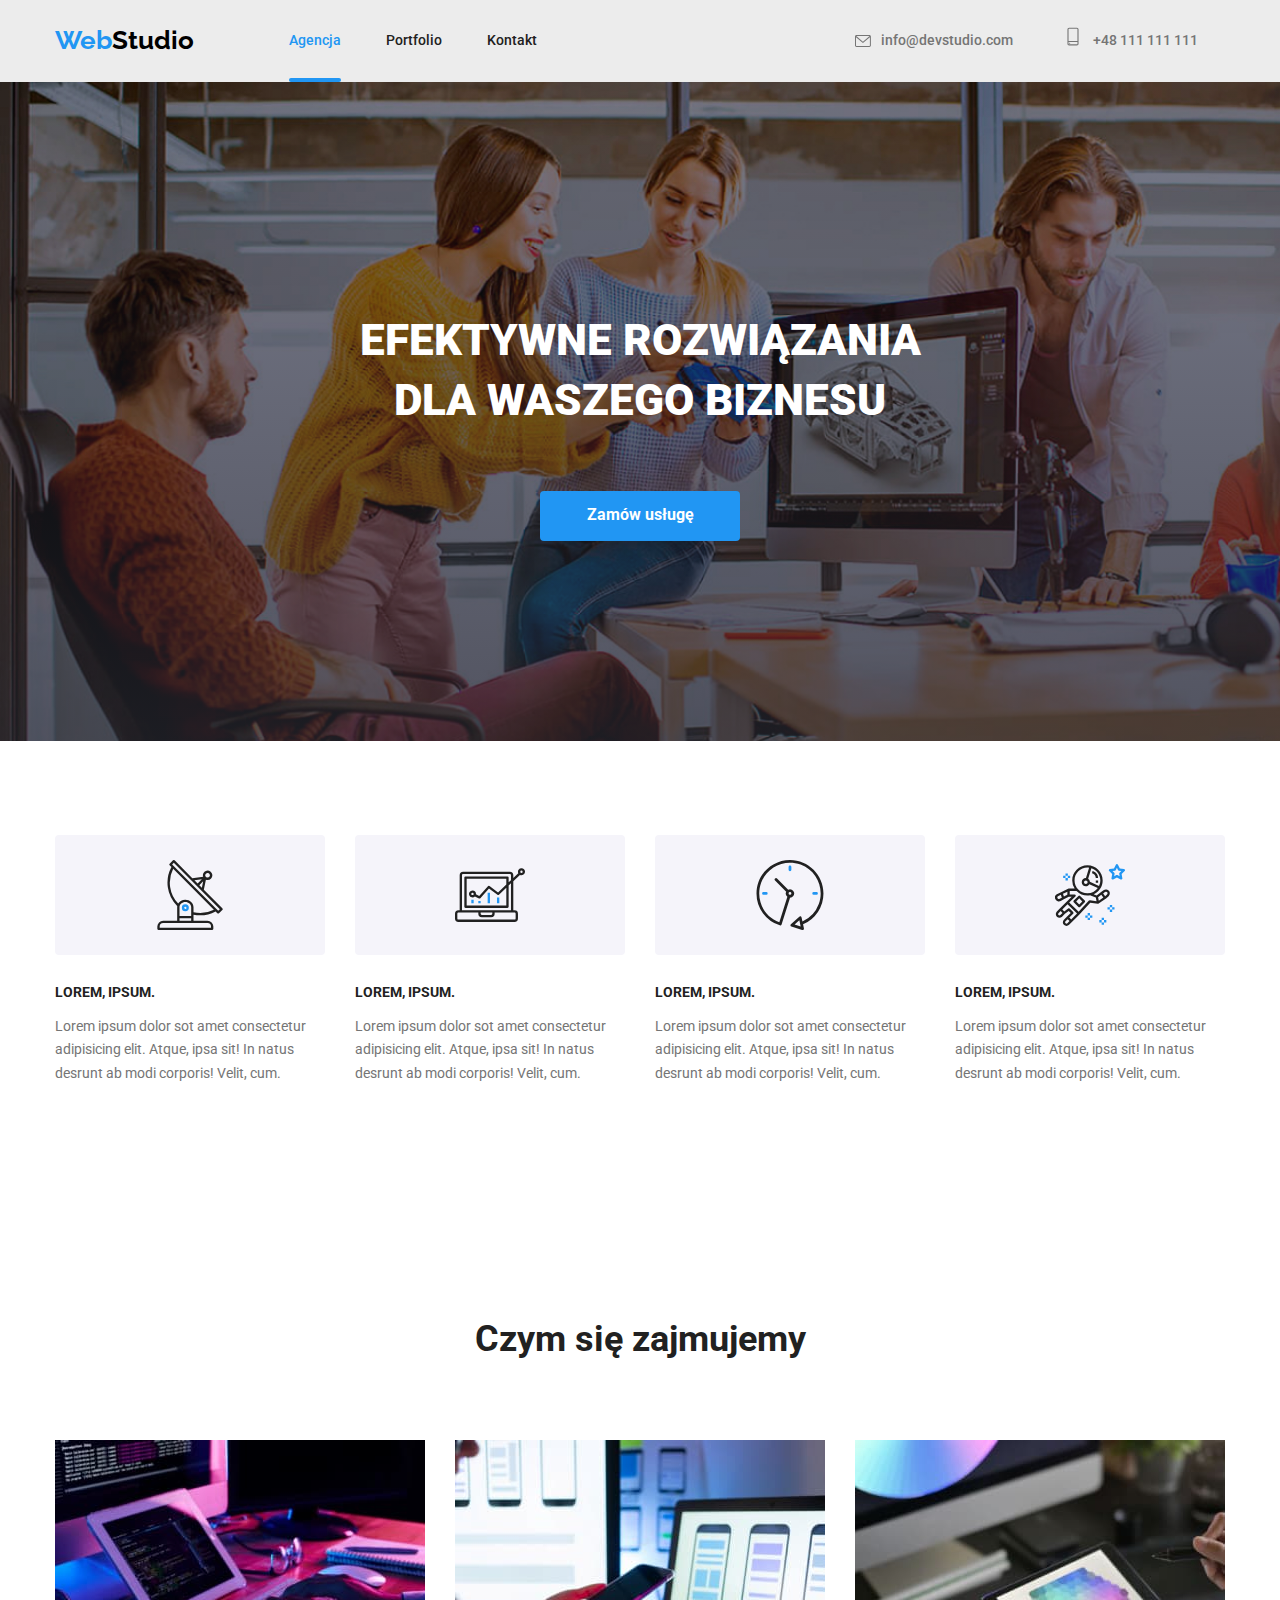
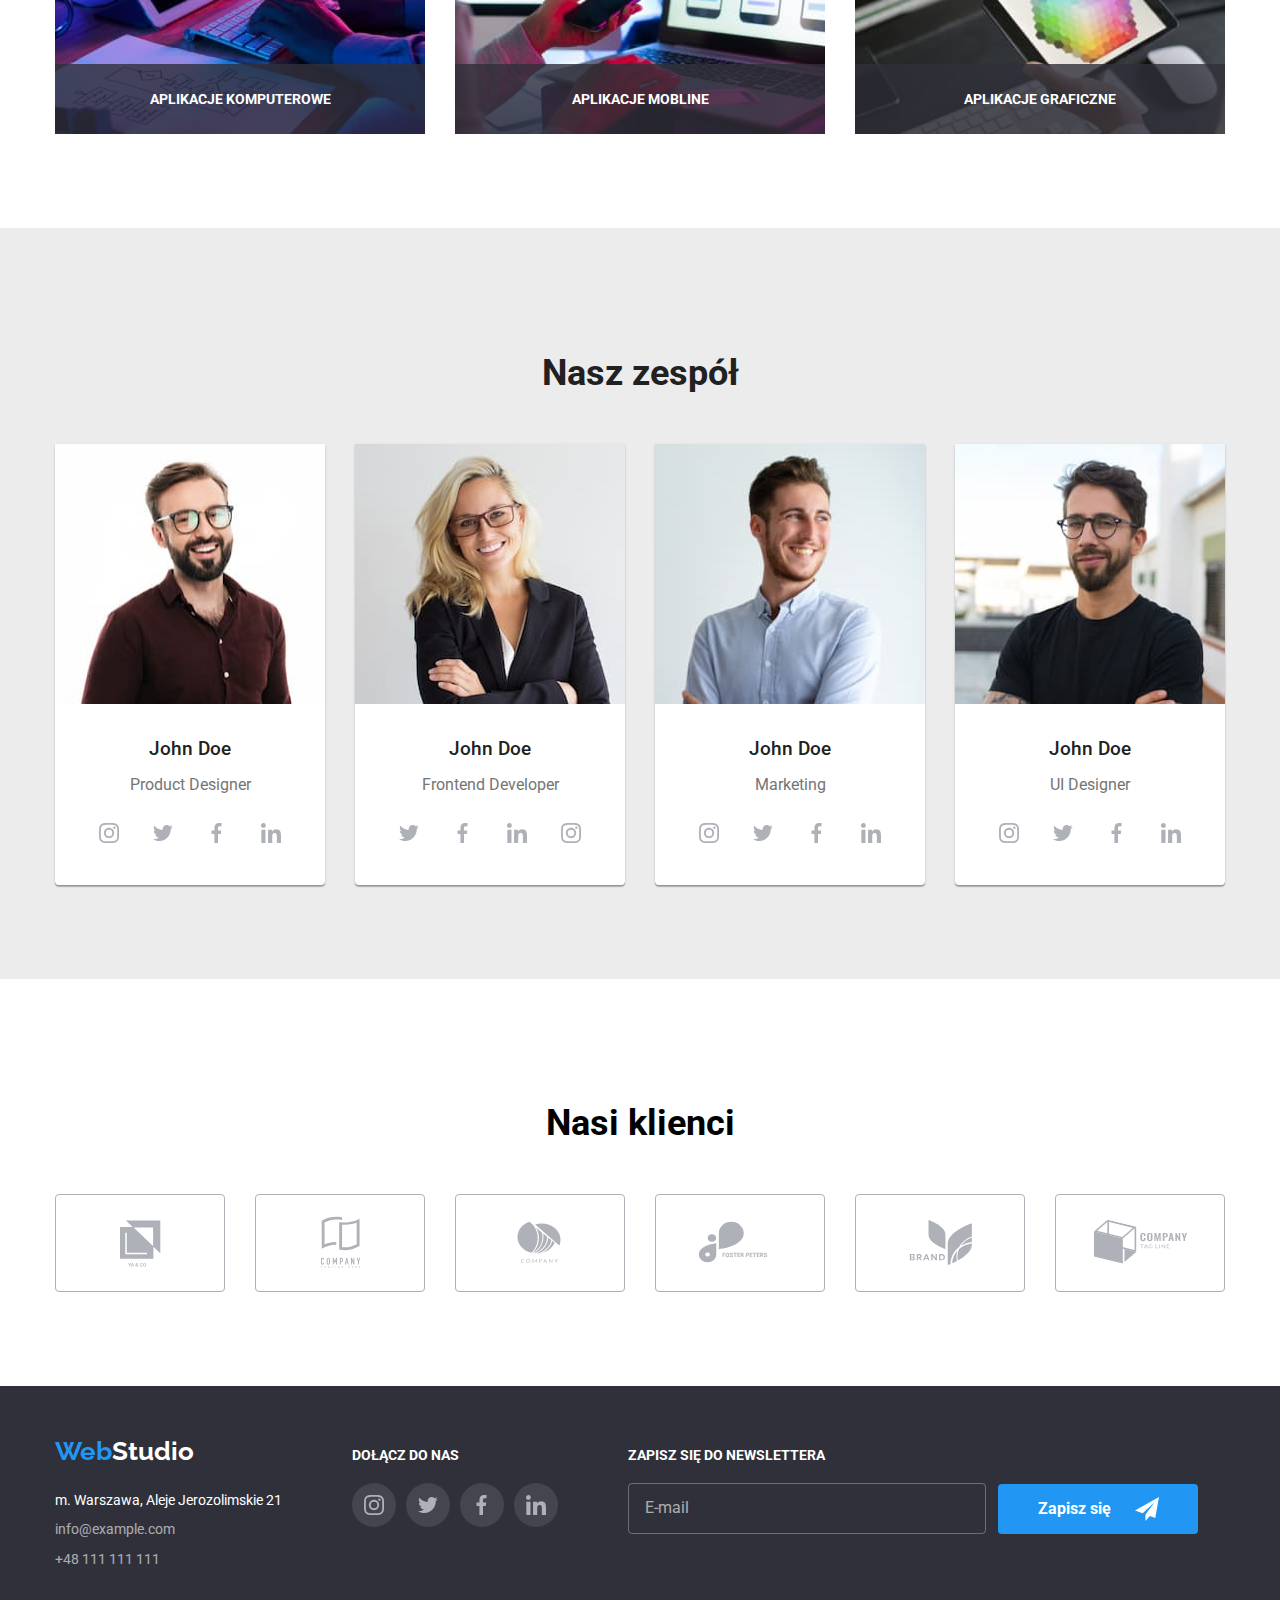
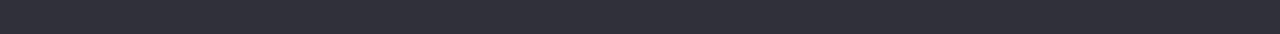
<file: index.html>
<!DOCTYPE html>
<html lang="pl">
  <head>
    <meta charset="UTF-8" />
    <meta http-equiv="X-UA-Compatible" content="IE=edge" />
    <meta name="viewport" content="width=device-width, initial-scale=1.0" />
    <link rel="preconnect" href="https://fonts.googleapis.com" />
    <link rel="preconnect" href="https://fonts.gstatic.com" crossorigin />
    <link
      rel="stylesheet"
      href="https://cdnjs.cloudflare.com/ajax/libs/modern-normalize/1.0.0/modern-normalize.min.css"
    />
    <link rel="stylesheet" href="./css/main.min.css" />
    <link
      href="https://fonts.googleapis.com/css2?family=Raleway:wght@700&family=Roboto:wght@400;500;700;900&display=swap"
      rel="stylesheet"
    />
    <title>Studio</title>
  </head>
  <body>
    <header class="header">
      <div class="container">
        <div class="header__items">
          <a href="index.html" class="logo"
            ><span class="logo--blue">Web</span>Studio</a
          >
          <nav class="navigation">
            <ul class="list navigation__list">
              <li>
                <a href="./index.html" class="navigation__link navigation__link--active">Agencja</a>
              </li>
              <li>
                <a href="./portfolio.html" class="navigation__link">Portfolio</a>
              </li>
              <li>
                <a href="./kontakt.html" class="navigation__link">Kontakt</a>
              </li>
            </ul>
          </nav>
          <ul class="list contact-list">
            <li>
              <a
                href="mailto:info@devstudio.com"
                class="contact-list__link"
              >
                <svg class="contact-list__icon" width="16" height="12">
                  <use href="./images/sprite.svg#icon-envelope"></use>
                </svg>
                info@devstudio.com</a
              >
            </li>
            <li>
              <a href="tel:+48111111111" class="contact-list__link">
                <svg class="contact-list__icon" width="20" height="32">
                  <use href="./images/sprite.svg#icon-smartphone"></use>
                </svg>
                +48 111 111 111</a
              >
            </li>
          </ul>
        </div>
      </div>
    </header>
    <main>
      <section class="intro section">
        <div class="intro__items container">
          <h1 class="intro__header">
            Efektywne rozwiązania <br />
            dla Waszego biznesu
          </h1>
          <button type="button" class="button" data-modal-open>Zamów usługę</button>
          <div class="backdrop is-hidden" data-modal>
            <div class="modal__content">
              <button type="button" class="modal__x-button" data-modal-close>
<svg width="11" height="11"><use href="./images/sprite.svg#icon-Vector"></use></svg>
              </button>
                <h2 class="modal__header">
                  Zostaw swoje dane w formularzu poniżej
                </h2>
                <form class="modal__form" name="modal-form">
                  <label class="form__label">
                    Imię
                  <fieldset class="form__fieldset">
                    <svg class="form__icon" width="18" height="18">
                      <use href="./images/sprite.svg#icon-person-black-18dp-1"></use>
                    </svg>
                    <input class="form__input" type="text" name="name" minlength="2" maxlength="50">
                  </fieldset>
                  </label>
                  <label class="form__label">
                    Telefon
                    <fieldset class="form__fieldset">
                    <svg class="form__icon" width="18" height="18">
                      <use href="./images/sprite.svg#icon-phone-black-18dp-1"></use>
                    </svg>
                    <input class="form__input" type="tel" name="phone" pattern="[0-9]{3}-[0-9]{3}-[0-9]{3}"
                    title="Format numeru 123-456-789">
                  </fieldset>
                  </label>
                  <label class="form__label">
                    E-mail
                    <fieldset class="form__fieldset">
                    <svg class="form__icon" width="18" height="18">
                      <use href="./images/sprite.svg#icon-email-black-18dp-1"></use>
                    </svg> 
                    <input class="form__input" type="email" name="mail">
                  </fieldset>
                  </label>
                  <label class="form__label form__comment-field">
                    Komentarz
                    <textarea class="form__textarea" name="comment" rows="5" maxlength="500" placeholder="Wprowadź tekst"></textarea>
                  </label>
                 <fieldset class="form__checkbox-fieldset">
                  <label>
                  <svg class="form__checkbox-icon" width="16" height="15">
                    <use href="./images/sprite.svg#icon-icon-check"></use>
                  </svg>
                  <input class="form__checkbox" type="checkbox" name="agreements">
                  Oświadczam iż akceptuję <a href="#" class="form__link">Regulamin</a> i <a href="#" class="form__link">Politykę prywatności</a>.
                </label>
                 </fieldset>
                  <button type="submit" class="button">Wyślij</button>
                </form>
            </div>
          </div>
        </div>
      </section>
      <section class="lorem-section section">
        <div class="container">
          <ul class="list lorem-section__list">
            <li class="lorem-section__item">
              <div class="lorem-section__icon">
                <svg width="70" height="70">
                  <use href="./images/sprite.svg#icon-antenna"></use>
                </svg>
              </div>
              <h3 class="lorem-section__title">Lorem, ipsum.</h3>
              <p class="lorem-section__text">
                Lorem ipsum dolor sot amet consectetur adipisicing elit. Atque,
                ipsa sit! In natus desrunt ab modi corporis! Velit, cum.
              </p>
            </li>
            <li class="lorem-section__item">
              <div class="lorem-section__icon">
                <svg width="70" height="70">
                  <use href="./images/sprite.svg#icon-diagram"></use>
                </svg>
              </div>
              <h3 class="lorem-section__title">Lorem, ipsum.</h3>
              <p class="lorem-section__text">
                Lorem ipsum dolor sot amet consectetur adipisicing elit. Atque,
                ipsa sit! In natus desrunt ab modi corporis! Velit, cum.
              </p>
            </li>
            <li class="lorem-section__item">
              <div class="lorem-section__icon">
                <svg width="70" height="70">
                  <use href="./images/sprite.svg#icon-clock"></use>
                </svg>
              </div>
              <h3 class="lorem-section__title">Lorem, ipsum.</h3>
              <p class="lorem-section__text">
                Lorem ipsum dolor sot amet consectetur adipisicing elit. Atque,
                ipsa sit! In natus desrunt ab modi corporis! Velit, cum.
              </p>
            </li>
            <li class="lorem-section__item">
              <div class="lorem-section__icon">
                <svg width="70" height="70">
                  <use href="./images/sprite.svg#icon-astronaut"></use>
                </svg>
              </div>
              <h3 class="lorem-section__title">Lorem, ipsum.</h3>
              <p class="lorem-section__text">
                Lorem ipsum dolor sot amet consectetur adipisicing elit. Atque,
                ipsa sit! In natus desrunt ab modi corporis! Velit, cum.
              </p>
            </li>
          </ul>
        </div>
      </section>
      <section class="skills-section section">
        <div class="container">
          <h2 class="skills-section__header">Czym się zajmujemy</h2>
          <ul class="list skills-section__list">
            <li class="skills-section__item">
              <img class="skills-section__img"
                src="./images/ourskills1.jpg"
                alt="Pisanie kodu"
                width="370"
                height="294"
              />
              <div class="skills-section__description">
                <p>
                  Aplikacje komputerowe
                </p>
              </div>
            </li>
            <li class="skills-section__item">
              <img class="skills-section__img"
                src="./images/ourskills2.jpg"
                alt="Makieta aplikacji"
                width="370"
                height="294"
              />
              <div class="skills-section__description">
                <p>
                  Aplikacje mobline
                </p>
              </div>
            </li>
            <li class="skills-section__item">
              <img class="skills-section__img"
                src="./images/ourskills3.jpg"
                alt="Dopasowanie diazjnu"
                width="370"
                height="294"
              />
              <div class="skills-section__description">
                <p>
                  Aplikacje graficzne
                </p>
              </div>
            </li>
          </ul>
        </div>
      </section>
      <section class="team section">
        <div class="container">
          <h2 class="team__header">Nasz zespół</h2>
          <ul class="list team__list">
            <li class="team-card">
              <figure class="team-card__picture">
                <img
                  src="./images/person1.jpg"
                  alt="That's our Product Designer"
                  width="270"
                  height="260"
                />
                <figcaption class="team-card__description">
                  <h3 class="team-card__name">John Doe</h3>
                  <p class="team-card__text">Product Designer</p>
                  <ul class="list team-card__socialmedia-list">
                    <li>
                      <a class="socialmedia__link" href="#">
                        <svg class="socialmedia__icon" width="20" height="20">
                          <use href="./images/sprite.svg#icon-instagram"></use>
                        </svg>
                      </a>
                    </li>
                    <li>
                      <a class="socialmedia__link" href="#">
                        <svg class="socialmedia__icon" width="20" height="20">
                          <use href="./images/sprite.svg#icon-twitter"></use>
                        </svg>
                      </a>
                    </li>
                    <li>
                      <a class="socialmedia__link" href="#">
                        <svg class="socialmedia__icon" width="20" height="20">
                          <use href="./images/sprite.svg#icon-facebook"></use>
                        </svg>
                      </a>
                    </li>
                    <li>
                      <a class="socialmedia__link" href="#">
                        <svg class="socialmedia__icon" width="20" height="20">
                          <use href="./images/sprite.svg#icon-linkedin"></use>
                        </svg>
                      </a>
                    </li>
                  </ul>
                </figcaption>
              </figure>
            </li>
            <li class="team-card">
              <figure class="team-card__picture">
                <img
                src="./images/person4.jpg"
                alt="That's our Frontend Developer"
                width="270"
                height="260"
                />
                <figcaption class="team-card__description">
                  <h3 class="team-card__name">John Doe</h3>
                  <p class="team-card__text">Frontend Developer</p>
                  <ul class="list team-card__socialmedia-list">
                    <li>
                      <a class="socialmedia__link" href="#">
                        <svg class="socialmedia__icon" width="20" height="20">
                          <use href="./images/sprite.svg#icon-twitter"></use>
                        </svg>
                      </a>
                    </li>
                    <li>
                      <a class="socialmedia__link" href="#">
                        <svg class="socialmedia__icon" width="20" height="20">
                          <use href="./images/sprite.svg#icon-facebook"></use>
                        </svg>
                      </a>
                    </li>
                    <li>
                      <a class="socialmedia__link" href="#">
                        <svg class="socialmedia__icon" width="20" height="20">
                          <use href="./images/sprite.svg#icon-linkedin"></use>
                        </svg>
                      </a>
                    </li>
                    <li>
                      <a class="socialmedia__link" href="#">
                        <svg class="socialmedia__icon" width="20" height="20">
                          <use href="./images/sprite.svg#icon-instagram"></use>
                        </svg>
                      </a>
                    </li>
                  </figcaption>
                </figure>
              </li>
              <li class="team-card">
              <figure class="team-card__picture">
                <img
                  src="./images/person2.jpg"
                  alt="That's our Marketing specialist"
                  width="270"
                  height="260"
                />
                <figcaption class="team-card__description">
                  <h3 class="team-card__name">John Doe</h3>
                  <p class="team-card__text">Marketing</p>
                  <ul class="list team-card__socialmedia-list">
                    <li>
                      <a class="socialmedia__link" href="#">
                        <svg class="socialmedia__icon" width="20" height="20">
                          <use href="./images/sprite.svg#icon-instagram"></use>
                        </svg>
                      </a>
                    </li>
                    <li>
                      <a class="socialmedia__link" href="#">
                        <svg class="socialmedia__icon" width="20" height="20">
                          <use href="./images/sprite.svg#icon-twitter"></use>
                        </svg>
                      </a>
                    </li>
                    <li>
                      <a class="socialmedia__link" href="#">
                        <svg class="socialmedia__icon" width="20" height="20">
                          <use href="./images/sprite.svg#icon-facebook"></use>
                        </svg>
                      </a>
                    </li>
                    <li>
                      <a class="socialmedia__link" href="#">
                        <svg class="socialmedia__icon" width="20" height="20">
                          <use href="./images/sprite.svg#icon-linkedin"></use>
                        </svg>
                      </a>
                    </li>
                  </ul>
                </figcaption>
              </figure>
            </li>
            <li class="team-card">
              <figure class="team-card__picture">
                <img
                src="./images/person3.jpg"
                alt="That's our Product Designer"
                width="270"
                height="260"
                />
                <figcaption class="team-card__description">
                  <h3 class="team-card__name">John Doe</h3>
                  <p class="team-card__text">UI Designer</p>
                  <ul class="list team-card__socialmedia-list">
                    <li>
                      <a class="socialmedia__link" href="#">
                        <svg class="socialmedia__icon" width="20" height="20">
                          <use href="./images/sprite.svg#icon-instagram"></use>
                        </svg>
                      </a>
                    </li>
                    <li>
                      <a class="socialmedia__link" href="#">
                        <svg class="socialmedia__icon" width="20" height="20">
                          <use href="./images/sprite.svg#icon-twitter"></use>
                        </svg>
                      </a>
                    </li>
                    <li>
                       <a class="socialmedia__link" href="#">
                        <svg class="socialmedia__icon" width="20" height="20">
                          <use href="./images/sprite.svg#icon-facebook"></use>
                        </svg>
                      </a>
                    </li>
                    <li>
                      <a class="socialmedia__link" href="#">
                        <svg class="socialmedia__icon" width="20" height="20">
                          <use href="./images/sprite.svg#icon-linkedin"></use>
                        </svg>
                      </a>
                    </li>
                  </ul>
                 </figcaption>
              </figure>
            </li>
          </ul>
        </div>
      </section>
      <section class="ourclients section">
        <div class="container">
          <h2 class="ourclients__header">Nasi klienci</h2>
          <ul class="list ourclients__list">
            <li>
                <a class="ourclients__link" href="#">
              <svg class="ourclients__logo" width="106" height="60">
                <use href="./images/sprite.svg#icon-logo1"></use>
              </svg>
            </a>
            </li>
            <li>
              <a class="ourclients__link" href="#">
                <svg class="ourclients__logo" width="106" height="60">
                  <use href="./images/sprite.svg#icon-logo2"></use>
                </svg>
              </a>            
            </li>
            <li>
              <a class="ourclients__link" href="#">
                <svg class="ourclients__logo" width="106" height="60">
                  <use href="./images/sprite.svg#icon-logo3"></use>
                </svg>
              </a>
            </li>
            <li>
              <a class="ourclients__link" href="#">
                <svg class="ourclients__logo" width="106" height="60">
                  <use href="./images/sprite.svg#icon-logo4"></use>
                </svg>
              </a>
            </li>
            <li>
              <a class="ourclients__link" href="#">
                <svg class="ourclients__logo" width="106" height="60">
                  <use href="./images/sprite.svg#icon-logo5"></use>
                </svg>
              </a>
            </li>
            <li>
              <a class="ourclients__link" href="#">
                <svg class="ourclients__logo" width="106" height="60">
                  <use href="./images/sprite.svg#icon-logo6"></use>
                </svg>
              </a>
            </li>
          </ul>
        </div>
      </section>
    </main>
    <footer class="footer">
      <div class="container footer__items">
      <div>
          <a href="index.html" class="logo logo--footer"
            ><span class="logo--blue">Web</span>Studio</a
          >
          <ul class="list contact-list--footer">
            <li>
              <address class="contact-list__address">
                m. Warszawa, Aleje Jerozolimskie 21
              </address>
            </li>
            <li>
              <a href="mailto:info@example.com" class="contact-list__link--footer"
                >info@example.com</a
              >
            </li>
            <li>
              <a href="tel:+48111111111" class="contact-list__link--footer"
                >+48 111 111 111</a
              >
            </li>
          </ul>
        </div>
        <div>
          <h2 class="footer__socialmedia-header">Dołącz do nas</h2>
          <ul class="list footer__socialmedia">
            <li>
              <a class="socialmedia__link socialmedia__link--footer" href="#">
                <svg class="socialmedia__icon" width="20" height="20">
                  <use href="./images/sprite.svg#icon-instagram"></use>
                </svg>
              </a>
            </li>
            <li>
              <a class="socialmedia__link socialmedia__link--footer" href="#">
                <svg class="socialmedia__icon" width="20" height="20">
                  <use href="./images/sprite.svg#icon-twitter"></use>
                </svg>
                </a>
            </li>
            <li>
              <a class="socialmedia__link socialmedia__link--footer" href="#">
                <svg class="socialmedia__icon" width="20" height="20">
                  <use href="./images/sprite.svg#icon-facebook"></use>
                </svg>
              </a>
            </li>
            <li>
              <a class="socialmedia__link socialmedia__link--footer" href="#">
                <svg class="socialmedia__icon" width="20" height="20">
                  <use href="./images/sprite.svg#icon-linkedin"></use>
                </svg>
              </a>
            </li>
          </ul>
        </div>
        <div>
          <form class="newsletter">
            <label>
            <h2 class="newsletter__label">Zapisz się do newslettera</h2>
          <input class="newsletter__input" type="email" name="newsletter-mail" placeholder="E-mail" required>
        </label>
          <button class="button newsletter__button" type="submit">Zapisz się
            <svg class="newsletter__send-icon" width="24" height="24">
              <use href="./images/sprite.svg#icon-newsletter__send-icon"></use>
            </svg>
          </button>
        </form>
        </div>
      </div>
    </footer>
    <script src="./js/modal.js"></script>
  </body>
</html>
</file>
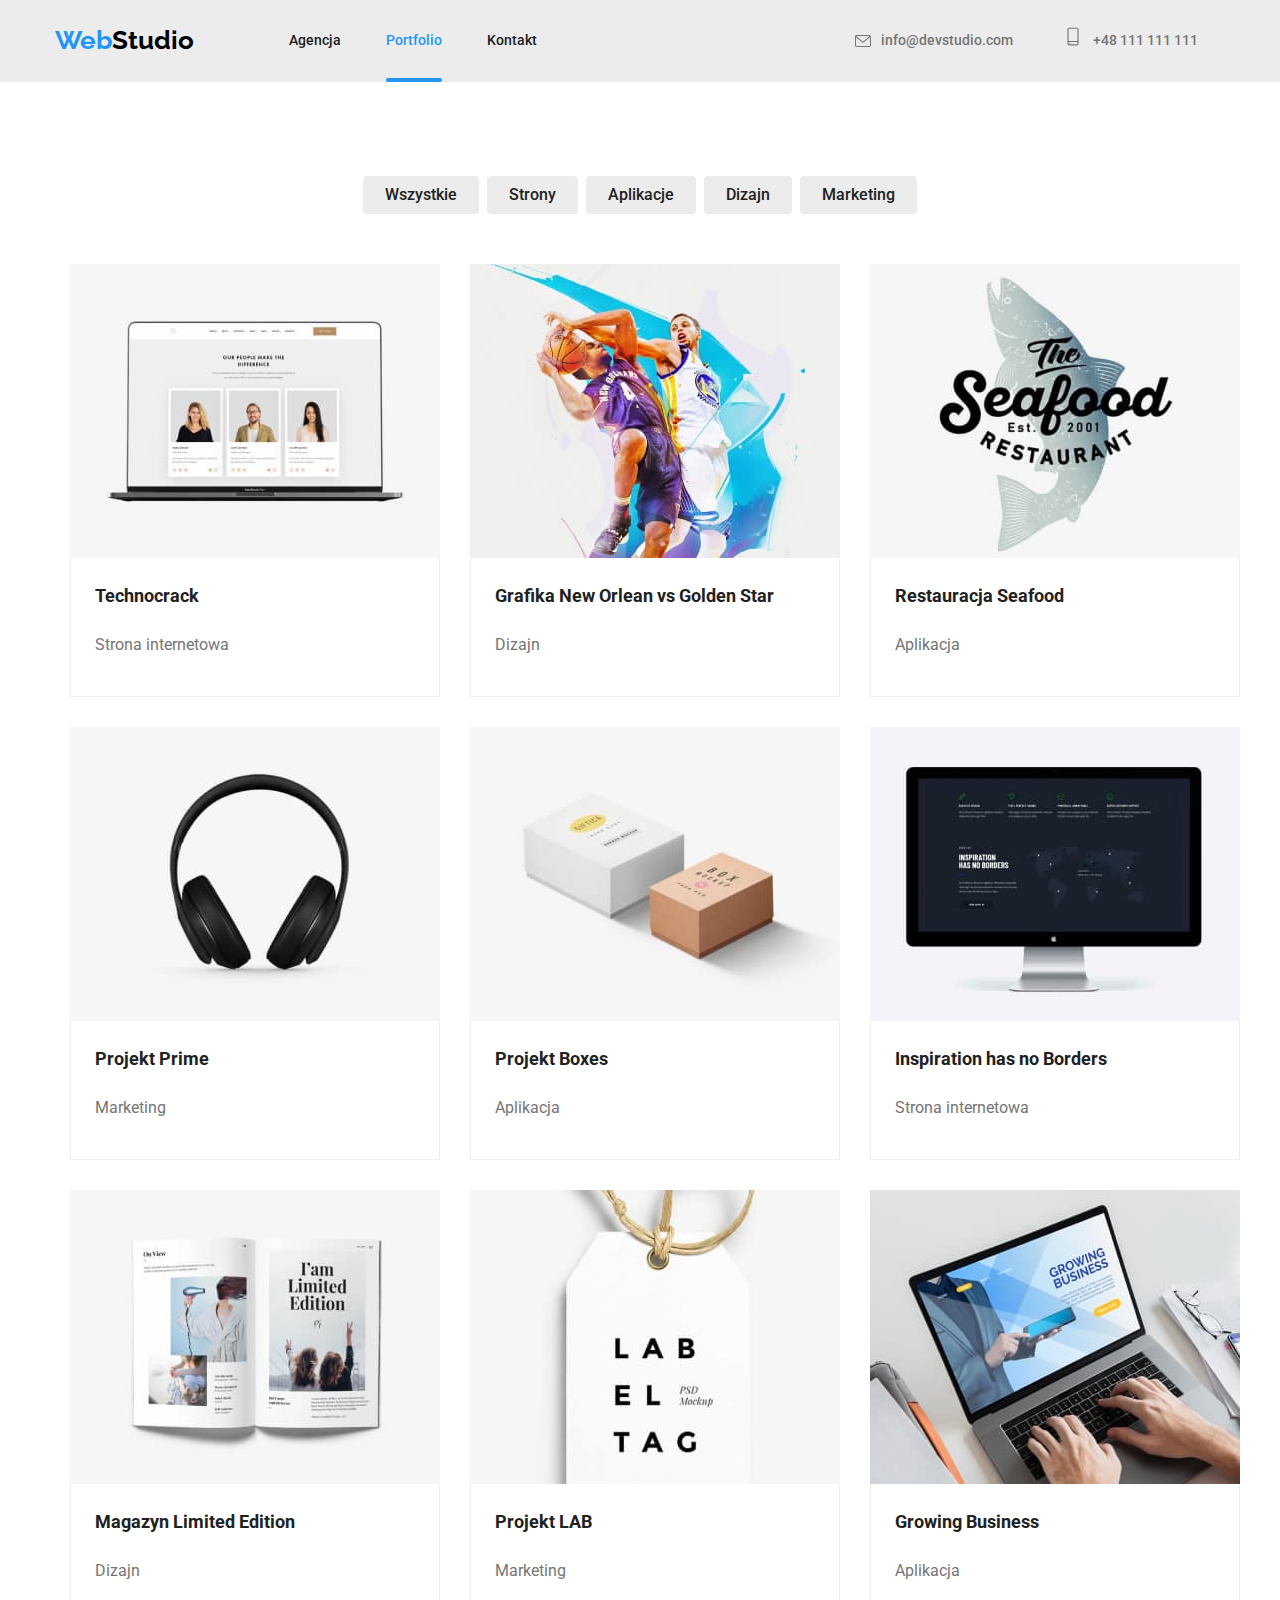
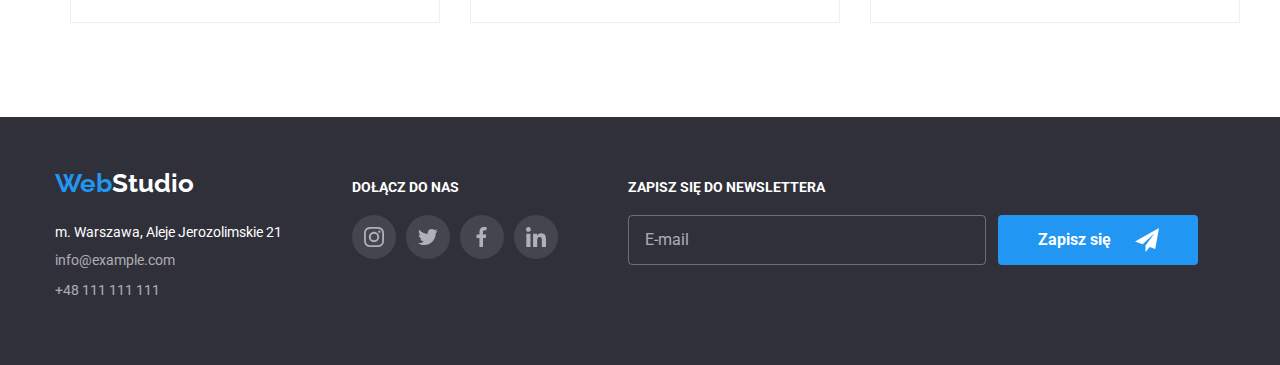
<file: portfolio.html>
<!DOCTYPE html>
<html lang="pl">
  <head>
    <meta charset="UTF-8" />
    <meta http-equiv="X-UA-Compatible" content="IE=edge" />
    <meta name="viewport" content="width=device-width, initial-scale=1.0" />
    <link
      rel="stylesheet"
      href="https://cdnjs.cloudflare.com/ajax/libs/modern-normalize/1.0.0/modern-normalize.min.css"
    />
    <link rel="stylesheet" href="./css/main.min.css" />
    <link rel="preconnect" href="https://fonts.googleapis.com" />
    <link rel="preconnect" href="https://fonts.gstatic.com" crossorigin />
    <link
      href="https://fonts.googleapis.com/css2?family=Raleway:wght@700&family=Roboto:wght@400;500;700;900&display=swap"
      rel="stylesheet"
    />
    <title>Portfolio</title>
  </head>
  <body>
    <header class="header">
      <div class="container">
        <div class="header__items">
          <a href="index.html" class="logo"
            ><span class="logo--blue">Web</span>Studio</a
          >
          <nav class="navigation">
            <ul class="list navigation__list">
              <li>
                <a href="./index.html" class="navigation__link">Agencja</a>
              </li>
              <li>
                <a
                  href="./portfolio.html"
                  class="navigation__link navigation__link--active"
                  >Portfolio</a
                >
              </li>
              <li>
                <a href="./kontakt.html" class="navigation__link">Kontakt</a>
              </li>
            </ul>
          </nav>
          <ul class="list contact-list">
            <li>
              <a href="mailto:info@devstudio.com" class="contact-list__link">
                <svg class="contact-list__icon" width="16" height="12">
                  <use href="./images/sprite.svg#icon-envelope"></use>
                </svg>
                info@devstudio.com</a
              >
            </li>
            <li>
              <a href="tel:+48111111111" class="contact-list__link">
                <svg class="contact-list__icon" width="20" height="32">
                  <use href="./images/sprite.svg#icon-smartphone"></use>
                </svg>
                +48 111 111 111</a
              >
            </li>
          </ul>
        </div>
      </div>
    </header>
    <main>
      <section class="section">
        <div class="container">
          <div class="filter">
            <ul class="list filter__list">
              <li>
                <button type="button" class="button filter__button">
                  Wszystkie
                </button>
              </li>
              <li>
                <button type="button" class="button filter__button">
                  Strony
                </button>
              </li>
              <li>
                <button type="button" class="button filter__button">
                  Aplikacje
                </button>
              </li>
              <li>
                <button type="button" class="button filter__button">
                  Dizajn
                </button>
              </li>
              <li>
                <button type="button" class="button filter__button">
                  Marketing
                </button>
              </li>
            </ul>
          </div>
          <section class="result">
            <div class="container">
              <ul class="list result__list">
                <li class="result-card">
                  <div class="result-card__item">
                    <div class="result-card__picture">
                      <div class="result-card__onlay">
                        <p class="result-card__onlay-description">
                          Technocrack jest popularną platformą wykorzystywaną do
                          rozpowszechniania koronawirusa. Firmy wykorzystują tę
                          platformę do celów szpiegowskich i ataków na
                          niezabezpieczone serwery konkurencji
                        </p>
                      </div>
                      <img
                        class="result-card__img"
                        src="./images/portfolio1.jpg"
                        alt="Strona Technocrack"
                        width="370"
                        height="294"
                      />
                    </div>
                    <div class="result-card__description">
                      <h3 class="result-card__title">Technocrack</h3>
                      <p class="result-card__text">Strona internetowa</p>
                    </div>
                  </div>
                </li>
                <li class="result-card">
                  <div class="result-card__item">
                    <div class="result-card__picture">
                      <div class="result-card__onlay">
                        <p class="result-card__onlay-description">
                          Technocrack jest popularną platformą wykorzystywaną do
                          rozpowszechniania koronawirusa. Firmy wykorzystują tę
                          platformę do celów szpiegowskich i ataków na
                          niezabezpieczone serwery konkurencji
                        </p>
                      </div>
                      <img
                        class="result-card__img"
                        src="./images/portfolio2.jpg"
                        alt="Grafika NOvsGS"
                        width="370"
                        height="294"
                      />
                    </div>
                    <div class="result-card__description">
                      <h3 class="result-card__title">
                        Grafika New Orlean vs Golden Star
                      </h3>
                      <p class="result-card__text">Dizajn</p>
                    </div>
                  </div>
                </li>
                <li class="result-card">
                  <div class="result-card__item">
                    <div class="result-card__picture">
                      <div class="result-card__onlay">
                        <p class="result-card__onlay-description">
                          Technocrack jest popularną platformą wykorzystywaną do
                          rozpowszechniania koronawirusa. Firmy wykorzystują tę
                          platformę do celów szpiegowskich i ataków na
                          niezabezpieczone serwery konkurencji
                        </p>
                      </div>
                      <img
                        class="result-card__img"
                        src="./images/portfolio3.jpg"
                        alt="Logo restauraji Seafood"
                        width="370"
                        height="294"
                      />
                    </div>
                    <div class="result-card__description">
                      <h3 class="result-card__title">Restauracja Seafood</h3>
                      <p class="result-card__text">Aplikacja</p>
                    </div>
                  </div>
                </li>
                <li class="result-card">
                  <div class="result-card__item">
                    <div class="result-card__picture">
                      <div class="result-card__onlay">
                        <p class="result-card__onlay-description">
                          Technocrack jest popularną platformą wykorzystywaną do
                          rozpowszechniania koronawirusa. Firmy wykorzystują tę
                          platformę do celów szpiegowskich i ataków na
                          niezabezpieczone serwery konkurencji
                        </p>
                      </div>
                      <img
                        class="result-card__img"
                        src="./images/portfolio4.jpg"
                        alt="Słuchawki"
                        width="370"
                        height="294"
                      />
                    </div>
                    <div class="result-card__description">
                      <h3 class="result-card__title">Projekt Prime</h3>
                      <p class="result-card__text">Marketing</p>
                    </div>
                  </div>
                </li>
                <li class="result-card">
                  <div class="result-card__item">
                    <div class="result-card__picture">
                      <div class="result-card__onlay">
                        <p class="result-card__onlay-description">
                          Technocrack jest popularną platformą wykorzystywaną do
                          rozpowszechniania koronawirusa. Firmy wykorzystują tę
                          platformę do celów szpiegowskich i ataków na
                          niezabezpieczone serwery konkurencji
                        </p>
                      </div>
                      <img
                        class="result-card__img"
                        src="./images/portfolio5.jpg"
                        alt="Pudełka"
                        width="370"
                        height="294"
                      />
                    </div>
                    <div class="result-card__description">
                      <h3 class="result-card__title">Projekt Boxes</h3>
                      <p class="result-card__text">Aplikacja</p>
                    </div>
                  </div>
                </li>
                <li class="result-card">
                  <div class="result-card__item">
                    <div class="result-card__picture">
                      <div class="result-card__onlay">
                        <p class="result-card__onlay-description">
                          Technocrack jest popularną platformą wykorzystywaną do
                          rozpowszechniania koronawirusa. Firmy wykorzystują tę
                          platformę do celów szpiegowskich i ataków na
                          niezabezpieczone serwery konkurencji
                        </p>
                      </div>
                      <img
                        class="result-card__img"
                        src="./images/portfolio6.jpg"
                        alt="Widok strony no Borders"
                        width="370"
                        height="294"
                      />
                    </div>
                    <div class="result-card__description">
                      <h3 class="result-card__title">
                        Inspiration has no Borders
                      </h3>
                      <p class="result-card__text">Strona internetowa</p>
                    </div>
                  </div>
                </li>
                <li class="result-card">
                  <div class="result-card__item">
                    <div class="result-card__picture">
                      <div class="result-card__onlay">
                        <p class="result-card__onlay-description">
                          Technocrack jest popularną platformą wykorzystywaną do
                          rozpowszechniania koronawirusa. Firmy wykorzystują tę
                          platformę do celów szpiegowskich i ataków na
                          niezabezpieczone serwery konkurencji
                        </p>
                      </div>
                      <img
                        class="result-card__img"
                        src="./images/portfolio7.jpg"
                        alt="Zdjęcie magazynu"
                        width="370"
                        height="294"
                      />
                    </div>
                    <div class="result-card__description">
                      <h3 class="result-card__title">
                        Magazyn Limited Edition
                      </h3>
                      <p class="result-card__text">Dizajn</p>
                    </div>
                  </div>
                </li>
                <li class="result-card">
                  <div class="result-card__item">
                    <div class="result-card__picture">
                      <div class="result-card__onlay">
                        <p class="result-card__onlay-description">
                          Technocrack jest popularną platformą wykorzystywaną do
                          rozpowszechniania koronawirusa. Firmy wykorzystują tę
                          platformę do celów szpiegowskich i ataków na
                          niezabezpieczone serwery konkurencji
                        </p>
                      </div>
                      <img
                        class="result-card__img"
                        src="./images/portfolio8.jpg"
                        alt="Etykieta LAB"
                        width="370"
                        height="294"
                      />
                    </div>
                    <div class="result-card__description">
                      <h3 class="result-card__title">Projekt LAB</h3>
                      <p class="result-card__text">Marketing</p>
                    </div>
                  </div>
                </li>
                <li class="result-card">
                  <div class="result-card__item">
                    <div class="result-card__picture">
                      <div class="result-card__onlay">
                        <p class="result-card__onlay-description">
                          Technocrack jest popularną platformą wykorzystywaną do
                          rozpowszechniania koronawirusa. Firmy wykorzystują tę
                          platformę do celów szpiegowskich i ataków na
                          niezabezpieczone serwery konkurencji
                        </p>
                      </div>
                      <img
                        class="result-card__img"
                        src="./images//portfolio9.jpg"
                        alt="Monitor z Growig Business"
                        width="370"
                        height="294"
                      />
                    </div>
                    <div class="result-card__description">
                      <h3 class="result-card__title">Growing Business</h3>
                      <p class="result-card__text">Aplikacja</p>
                    </div>
                  </div>
                </li>
              </ul>
            </div>
          </section>
        </div>
      </section>
    </main>
    <footer class="footer">
      <div class="container footer__items">
        <div>
          <a href="index.html" class="logo logo--footer"
            ><span class="logo--blue">Web</span>Studio</a
          >
          <ul class="list contact-list--footer">
            <li>
              <address class="contact-list__address">
                m. Warszawa, Aleje Jerozolimskie 21
              </address>
            </li>
            <li>
              <a
                href="mailto:info@example.com"
                class="contact-list__link--footer"
                >info@example.com</a
              >
            </li>
            <li>
              <a href="tel:+48111111111" class="contact-list__link--footer"
                >+48 111 111 111</a
              >
            </li>
          </ul>
        </div>
        <div>
          <h2 class="footer__socialmedia-header">Dołącz do nas</h2>
          <ul class="list footer__socialmedia">
            <li>
              <a class="socialmedia__link socialmedia__link--footer" href="#">
                <svg class="socialmedia__icon" width="20" height="20">
                  <use href="./images/sprite.svg#icon-instagram"></use>
                </svg>
              </a>
            </li>
            <li>
              <a class="socialmedia__link socialmedia__link--footer" href="#">
                <svg class="socialmedia__icon" width="20" height="20">
                  <use href="./images/sprite.svg#icon-twitter"></use>
                </svg>
              </a>
            </li>
            <li>
              <a class="socialmedia__link socialmedia__link--footer" href="#">
                <svg class="socialmedia__icon" width="20" height="20">
                  <use href="./images/sprite.svg#icon-facebook"></use>
                </svg>
              </a>
            </li>
            <li>
              <a class="socialmedia__link socialmedia__link--footer" href="#">
                <svg class="socialmedia__icon" width="20" height="20">
                  <use href="./images/sprite.svg#icon-linkedin"></use>
                </svg>
              </a>
            </li>
          </ul>
        </div>
        <div>
          <form class="newsletter">
            <label>
              <h2 class="newsletter__label">Zapisz się do newslettera</h2>
              <input
                class="newsletter__input"
                type="email"
                name="newsletter-mail"
                placeholder="E-mail"
                required
              />
            </label>
            <button class="button newsletter__button" type="submit">
              Zapisz się
              <svg class="newsletter__send-icon" width="24" height="24">
                <use
                  href="./images/sprite.svg#icon-newsletter__send-icon"
                ></use>
              </svg>
            </button>
          </form>
        </div>
      </div>
    </footer>
  </body>
</html>
</file>
<file: css/main.min.css>
body{font-family:"Roboto","Raleway",sans-serif;color:#757575;font-size:16px;letter-spacing:3%;margin:0 auto;max-width:1600px}.container{width:1200px;margin:0 auto;padding:0 15px}.section{padding-top:94px;padding-bottom:94px}.list{display:-webkit-box;display:-ms-flexbox;display:flex;-webkit-box-pack:left;-ms-flex-pack:left;justify-content:left;text-decoration:none;list-style-type:none;list-style-position:inside;padding:0;margin:0}.backdrop{position:fixed;display:-webkit-box;display:-ms-flexbox;display:flex;left:0;top:0;width:100%;height:100%;z-index:2;background-color:rgba(0,0,0,.4);-webkit-transition-property:-webkit-transform;transition-property:-webkit-transform;transition-property:transform;transition-property:transform, -webkit-transform;-webkit-transition-duration:250ms;transition-duration:250ms;-webkit-transition-timing-function:cubic-bezier(0.4, 0, 0.2, 1);transition-timing-function:cubic-bezier(0.4, 0, 0.2, 1)}.is-hidden{-webkit-transform:scale(0);transform:scale(0);visibility:0;opacity:0}.logo{font-family:"Raleway",sans-serif;color:#000;font-weight:700;font-size:26px;text-decoration:none}.logo--blue{color:#2196f3}.logo--footer{display:-webkit-inline-box;display:-ms-inline-flexbox;display:inline-flex;color:#fff;padding-bottom:20px}.button{width:200px;height:50px;background-color:#2196f3;border:0;border-radius:4px;color:#fff;font-weight:700;letter-spacing:6%;cursor:pointer;-webkit-transition-property:background-color,color,-webkit-box-shadow;transition-property:background-color,color,-webkit-box-shadow;transition-property:background-color,color,box-shadow;transition-property:background-color,color,box-shadow,-webkit-box-shadow;-webkit-transition-duration:animationDuration;transition-duration:animationDuration;-webkit-transition-timing-function:cubic-bezier(0.4, 0, 0.2, 1);transition-timing-function:cubic-bezier(0.4, 0, 0.2, 1)}.button:hover,.button:focus{-webkit-box-shadow:0px 4px 4px rgba(0,0,0,.15);box-shadow:0px 4px 4px rgba(0,0,0,.15)}.socialmedia__link{display:-webkit-inline-box;display:-ms-inline-flexbox;display:inline-flex;-webkit-box-align:center;-ms-flex-align:center;align-items:center;-webkit-box-pack:center;-ms-flex-pack:center;justify-content:center;width:44px;height:44px;background-color:#fff;color:#afb1b8;border-radius:50%;will-change:background-color,color;-webkit-transition-property:background-color,color;transition-property:background-color,color;-webkit-transition-duration:250ms;transition-duration:250ms;-webkit-transition-timing-function:cubic-bezier(0.4, 0, 0.2, 1);transition-timing-function:cubic-bezier(0.4, 0, 0.2, 1)}.socialmedia__link:hover,.socialmedia__link:focus{background-color:#2196f3;color:#fff;--color4: currentColor}.socialmedia__icon{display:block}.socialmedia__link--footer{background-color:rgba(255,255,255,.1);will-change:background-color;-webkit-transition-property:background-color;transition-property:background-color;-webkit-transition-duration:250ms;transition-duration:250ms;-webkit-transition-timing-function:cubic-bezier(0.4, 0, 0.2, 1);transition-timing-function:cubic-bezier(0.4, 0, 0.2, 1)}.socialmedia__link--footer:hover,.socialmedia__link--footer:focus{background-color:#2196f3}.header{display:-webkit-box;display:-ms-flexbox;display:flex;-webkit-box-align:center;-ms-flex-align:center;align-items:center;background-color:#ececec;border-bottom:1px solid #ececec;padding:24.5px 0}.header__items{display:-webkit-box;display:-ms-flexbox;display:flex;-webkit-box-align:center;-ms-flex-align:center;align-items:center;-webkit-box-pack:justify;-ms-flex-pack:justify;justify-content:space-between}.navigation{-webkit-box-flex:1;-ms-flex-positive:1;flex-grow:1}.navigation__list{color:#212121}.navigation__list:first-child{padding-left:95px}.navigation__link{font-weight:500;font-size:14px;color:#212121;text-decoration:none;margin-right:45px;-webkit-transition-property:color;transition-property:color;-webkit-transition-duration:250ms;transition-duration:250ms;-webkit-transition-timing-function:cubic-bezier(0.4, 0, 0.2, 1);transition-timing-function:cubic-bezier(0.4, 0, 0.2, 1)}.navigation__link:hover,.navigation__link:focus{color:#2196f3}.navigation__link--active{position:relative;color:#2196f3}.navigation__link--active::after{content:" ";width:100%;height:4px;position:absolute;left:0;top:46px;background-color:#2196f3;border-radius:2px}.contact-list{-webkit-box-orient:horizontal;-webkit-box-direction:normal;-ms-flex-direction:row;flex-direction:row;justify-self:right;-webkit-box-align:center;-ms-flex-align:center;align-items:center}.contact-list:last-child{padding-right:27px}.contact-list__icon{margin-right:10px}.contact-list__link{display:-webkit-box;display:-ms-flexbox;display:flex;-webkit-box-pack:right;-ms-flex-pack:right;justify-content:right;-webkit-box-align:center;-ms-flex-align:center;align-items:center;font-weight:500;font-size:14px;color:inherit;text-decoration:none;padding-left:50px;-webkit-transition-property:color;transition-property:color;-webkit-transition-duration:250ms;transition-duration:250ms;-webkit-transition-timing-function:cubic-bezier(0.4, 0, 0.2, 1);transition-timing-function:cubic-bezier(0.4, 0, 0.2, 1)}.contact-list__link:hover,.contact-list__link:focus{color:#2196f3;--color2: currentColor}.contact-list--footer{-webkit-box-orient:vertical;-webkit-box-direction:normal;-ms-flex-direction:column;flex-direction:column;line-height:1.875;padding:0}.contact-list__address{font-style:normal;font-weight:400;font-size:14px;color:#fff;text-decoration:none;-webkit-transition-property:color;transition-property:color;-webkit-transition-duration:250ms;transition-duration:250ms;-webkit-transition-timing-function:cubic-bezier(0.4, 0, 0.2, 1);transition-timing-function:cubic-bezier(0.4, 0, 0.2, 1)}.contact-list__address:hover,.contact-list__address:focus{color:#2196f3}.contact-list__link--footer{font-weight:400;font-size:14px;color:#fff;text-decoration:none;opacity:60%;-webkit-transition-property:color;transition-property:color;-webkit-transition-duration:250ms;transition-duration:250ms;-webkit-transition-timing-function:cubic-bezier(0.4, 0, 0.2, 1);transition-timing-function:cubic-bezier(0.4, 0, 0.2, 1)}.contact-list__link--footer:hover,.contact-list__link--footer:focus{color:#2196f3}.footer{background-color:#2f303a}.footer__items{display:-webkit-box;display:-ms-flexbox;display:flex;-webkit-box-orient:vertical;-webkit-box-direction:normal;-ms-flex-direction:flex;flex-direction:flex;-webkit-box-align:baseline;-ms-flex-align:baseline;align-items:baseline;gap:70px}.footer__items:first-child{padding-top:50px}.footer__items:last-child{padding-bottom:60px}.footer__socialmedia{gap:10px}.footer__socialmedia-header{font-family:"Roboto";font-style:normal;font-weight:700;font-size:14px;line-height:16px;color:#fff;text-transform:uppercase;margin-bottom:20px}.newsletter{display:-webkit-box;display:-ms-flexbox;display:flex;-webkit-box-align:end;-ms-flex-align:end;align-items:flex-end}.newsletter__label{margin-bottom:20px;font-family:"Roboto";color:#fff;font-style:normal;font-weight:700;font-size:14px;line-height:16px;letter-spacing:3%;text-transform:uppercase}.newsletter__input{color:#fff;background-color:inherit;border:1px solid rgba(255,255,255,.3);border-radius:4px;width:358px;padding:15px 16px}.newsletter__input::-webkit-input-placeholder{font-family:Roboto;color:#fff;opacity:.6}.newsletter__input::-moz-placeholder{font-family:Roboto;color:#fff;opacity:.6}.newsletter__input:-ms-input-placeholder{font-family:Roboto;color:#fff;opacity:.6}.newsletter__input::-ms-input-placeholder{font-family:Roboto;color:#fff;opacity:.6}.newsletter__input::placeholder{font-family:Roboto;color:#fff;opacity:.6}.newsletter__button{display:-webkit-box;display:-ms-flexbox;display:flex;-webkit-box-align:center;-ms-flex-align:center;align-items:center;-webkit-box-pack:center;-ms-flex-pack:center;justify-content:center;fill:#fff;font-size:16px;line-height:30px;margin-left:12px;-webkit-transition-property:-webkit-box-shadow;transition-property:-webkit-box-shadow;transition-property:box-shadow;transition-property:box-shadow, -webkit-box-shadow;-webkit-transition-duration:animationDuration;transition-duration:animationDuration;-webkit-transition-timing-function:cubic-bezier(0.4, 0, 0.2, 1);transition-timing-function:cubic-bezier(0.4, 0, 0.2, 1)}.newsletter__button:hover,.newsletter__button:focus{-webkit-box-shadow:4px 2px 10px rgba(255,255,255,.1);box-shadow:4px 2px 10px rgba(255,255,255,.1)}.newsletter__send-icon{display:block;fill:#fff;margin-left:24px}.intro{max-width:1600px;margin:0 auto;padding-top:200px;padding-bottom:200px;background-color:#2f303a;background-image:-webkit-gradient(linear, left bottom, left top, from(rgba(47, 48, 58, 0.6)), to(rgba(0, 0, 0, 0.1))),url("../images/intro-bckgr.jpg");background-image:linear-gradient(to top, rgba(47, 48, 58, 0.6), rgba(0, 0, 0, 0.1)),url("../images/intro-bckgr.jpg");background-size:cover}.intro__items{display:-webkit-box;display:-ms-flexbox;display:flex;-webkit-box-orient:vertical;-webkit-box-direction:normal;-ms-flex-direction:column;flex-direction:column;-webkit-box-align:center;-ms-flex-align:center;align-items:center}.intro__header{text-align:center;color:#fff;font-weight:900;font-size:44px;line-height:1.36;text-transform:uppercase;letter-spacing:6%;padding-bottom:30px}.modal__content{position:relative;width:520px;margin:auto;padding:40px;background-color:#fff}.modal__header{text-align:center;font-family:Roboto;font-size:20px;line-height:1.2;color:#212121;margin:0 auto;margin-bottom:12px}.modal__form{display:-webkit-box;display:-ms-flexbox;display:flex;-webkit-box-orient:vertical;-webkit-box-direction:normal;-ms-flex-direction:column;flex-direction:column;-webkit-box-pack:center;-ms-flex-pack:center;justify-content:center;-webkit-box-align:center;-ms-flex-align:center;align-items:center}.modal__x-button{position:absolute;top:3%;right:3%;width:30px;height:30px;border:1px solid rgba(0,0,0,.1);border-radius:50%;cursor:pointer}.form__label{font-family:Roboto;font-size:12px;line-height:1.17;letter-spacing:.01em;color:#757575}.form__fieldset{display:-webkit-box;display:-ms-flexbox;display:flex;-webkit-box-align:center;-ms-flex-align:center;align-items:center;width:448px;margin:4px 0 10px;padding:12px;border:1px solid rgba(33,33,33,.2);border-radius:4px;-webkit-transition:border 250ms 250ms;transition:border 250ms 250ms}.form__fieldset:has(.form__input:focus){border:1px solid #2196f3}.form__fieldset:has(.form__input:focus) .form__icon{fill:#2196f3}.form__icon{fill:#212121}.form__input{display:inline-block;font-size:16px;margin:0;padding:0;padding-left:12px;border:0}.form__input:focus{border:0;outline:0}.form__comment-field{display:-webkit-box;display:-ms-flexbox;display:flex;-webkit-box-orient:vertical;-webkit-box-direction:normal;-ms-flex-direction:column;flex-direction:column;width:448px}.form__textarea{margin:4px 0 20px;padding:12px 16px;border:1px solid rgba(33,33,33,.2);border-radius:4px;-webkit-transition:border 250ms 250ms;transition:border 250ms 250ms}.form__textarea:focus{border:1px solid #2196f3;outline:0}.form__textarea::-webkit-input-placeholder{color:rgba(117,117,117,.5)}.form__textarea::-moz-placeholder{color:rgba(117,117,117,.5)}.form__textarea:-ms-input-placeholder{color:rgba(117,117,117,.5)}.form__textarea::-ms-input-placeholder{color:rgba(117,117,117,.5)}.form__textarea::placeholder{color:rgba(117,117,117,.5)}.form__checkbox-fieldset{margin-bottom:30px;border:0;padding:0;font-family:Roboto;font-size:14px;line-height:1.71;margin:0 auto 30px;position:relative;display:-webkit-box;display:-ms-flexbox;display:flex}.form__checkbox-fieldset:has(.form__checkbox:checked) .form__checkbox-icon{visibility:visible}.form__checkbox-icon{position:absolute;visibility:hidden;-webkit-transition-property:visibility;transition-property:visibility;-webkit-transition-duration:250ms;transition-duration:250ms;-webkit-transition-timing-function:cubic-bezier(0.4, 0, 0.2, 1);transition-timing-function:cubic-bezier(0.4, 0, 0.2, 1)}.form__checkbox{display:inline-block;width:16px;height:15px;margin:0;cursor:pointer;visibility:visible;-webkit-transition-property:visibility;transition-property:visibility}.form__checkbox:checked{visibility:hidden}.form__link{color:#2196f3}.lorem-section{background-color:#fff}.lorem-section__list{gap:30px}.lorem-section__item{text-align:left;width:270px}.lorem-section__icon{display:-webkit-box;display:-ms-flexbox;display:flex;-webkit-box-pack:center;-ms-flex-pack:center;justify-content:center;background-color:#f5f4fa;border-radius:4px;padding:25px 0;margin-bottom:30px}.lorem-section__title{font-size:14px;font-weight:700;line-height:1.14;color:#212121;text-transform:uppercase;margin-bottom:10px}.lorem-section__text{font-size:14px;line-height:1.71}.skills-section{background-color:#fff}.skills-section__header{text-align:center;font-weight:700;font-size:36px;line-height:1.17;color:#212121;padding-bottom:50px}.skills-section__list{-webkit-box-pack:justify;-ms-flex-pack:justify;justify-content:space-between}.skills-section__item{position:relative;width:370px}.skills-section__img{display:block}.skills-section__description{position:absolute;bottom:0;display:-webkit-box;display:-ms-flexbox;display:flex;-webkit-box-pack:center;-ms-flex-pack:center;justify-content:center;-webkit-box-align:center;-ms-flex-align:center;align-items:center;width:100%;height:70px;background-color:rgba(47,48,58,.8);font-family:Roboto;color:#fff;font-size:14px;font-weight:700;text-transform:uppercase}.team{background-color:#ececec}.team__header{text-align:center;font-weight:700;font-size:36px;line-height:1.17;color:#212121;margin-bottom:50px}.team__list{display:-webkit-box;display:-ms-flexbox;display:flex;-webkit-box-pack:justify;-ms-flex-pack:justify;justify-content:space-between}.team-card{width:270px;background-color:#fff;-webkit-box-shadow:0px 1px 3px rgba(0,0,0,.12),0px 1px 1px rgba(0,0,0,.14),0px 2px 1px rgba(0,0,0,.2);box-shadow:0px 1px 3px rgba(0,0,0,.12),0px 1px 1px rgba(0,0,0,.14),0px 2px 1px rgba(0,0,0,.2);border-radius:0px 0px 4px 4px}.team-card__picture{-webkit-box-align:center;-ms-flex-align:center;align-items:center;margin:0;padding:0}.team-card__description{text-align:center;padding:30px 0}.team-card__name{color:#212121;font-weight:500;line-height:1.17;padding:0;margin:0}.team-card__text{line-height:1.17}.team-card__socialmedia-list{-webkit-box-pack:center;-ms-flex-pack:center;justify-content:center;gap:10px}.ourclients__header{text-align:center;color:#000;font-size:36px;font-weight:700;margin-bottom:50px}.ourclients__list{-webkit-box-pack:justify;-ms-flex-pack:justify;justify-content:space-between;gap:30px}.ourclients__link{display:block;width:170px;color:#afb1b8;border-radius:4px;border:1px solid #afb1b8;padding:17.71px 32px 13.25px;will-change:border,color;-webkit-transition-property:border,color;transition-property:border,color;-webkit-transition-duration:250ms;transition-duration:250ms;-webkit-transition-timing-function:cubic-bezier(0.4, 0, 0.2, 1);transition-timing-function:cubic-bezier(0.4, 0, 0.2, 1)}.ourclients__link:hover,.ourclients__link:focus{border:1px solid #2196f3;color:#2196f3;--color4: currentColor}.ourclients__logo{display:-webkit-inline-box;display:-ms-inline-flexbox;display:inline-flex}.filter{background-color:#fff}.filter__list{-webkit-box-pack:center;-ms-flex-pack:center;justify-content:center;padding-bottom:50px}.filter__list li:not(:last-child){margin-right:8px}.filter__button{width:auto;height:auto;color:#212121;font-weight:500;line-height:1.625;background-color:#ececec;padding:6px 22px;-webkit-transition-property:background-color,color,-webkit-box-shadow;transition-property:background-color,color,-webkit-box-shadow;transition-property:background-color,color,box-shadow;transition-property:background-color,color,box-shadow,-webkit-box-shadow;-webkit-transition-duration:250ms;transition-duration:250ms;-webkit-transition-timing-function:cubic-bezier(0.4, 0, 0.2, 1);transition-timing-function:cubic-bezier(0.4, 0, 0.2, 1)}.filter__button:focus,.filter__button:hover{color:#fff;background-color:#2196f3;-webkit-box-shadow:0px 3px 1px rgba(0,0,0,.1),0px 1px 2px rgba(0,0,0,.08),0px 2px 2px rgba(0,0,0,.12);box-shadow:0px 3px 1px rgba(0,0,0,.1),0px 1px 2px rgba(0,0,0,.08),0px 2px 2px rgba(0,0,0,.12)}.result{background-color:#fff}.result__list{-ms-flex-wrap:wrap;flex-wrap:wrap;gap:30px;padding:0;margin:0}.result-card{-ms-flex-preferred-size:369.5px;flex-basis:369.5px;background-color:#fff;-webkit-transition-property:-webkit-box-shadow;transition-property:-webkit-box-shadow;transition-property:box-shadow;transition-property:box-shadow, -webkit-box-shadow;-webkit-transition-duration:250ms;transition-duration:250ms;-webkit-transition-timing-function:cubic-bezier(0.4, 0, 0.2, 1);transition-timing-function:cubic-bezier(0.4, 0, 0.2, 1)}.result-card:hover,.result-card:focus{-webkit-box-shadow:0px 1px 1px rgba(0,0,0,.12),0px 4px 4px rgba(0,0,0,.06),1px 4px 6px rgba(0,0,0,.16);box-shadow:0px 1px 1px rgba(0,0,0,.12),0px 4px 4px rgba(0,0,0,.06),1px 4px 6px rgba(0,0,0,.16)}.result-card__item{position:relative;display:-webkit-box;display:-ms-flexbox;display:flex;-webkit-box-orient:vertical;-webkit-box-direction:normal;-ms-flex-direction:column;flex-direction:column;-webkit-box-align:stretch;-ms-flex-align:stretch;align-items:stretch;margin:0;padding:0;text-align:left}.result-card__picture{position:relative;overflow:hidden}.result-card__img{display:block;margin:0;padding:0}.result-card__description{display:block;padding:20px 24px;border-bottom:1px solid #eee;border-left:1px solid #eee;border-right:1px solid #eee}.result-card__title{color:#212121;font-size:18px;line-height:2;letter-spacing:6%;margin:0;padding:0}.result-card__text{line-height:1.875}.result-card__onlay{position:absolute;background-color:rgba(33,150,243,.9);width:100%;height:294px;-webkit-transform:translateY(100%);transform:translateY(100%);-webkit-transition-property:-webkit-transform;transition-property:-webkit-transform;transition-property:transform;transition-property:transform, -webkit-transform;-webkit-transition-duration:250ms;transition-duration:250ms;-webkit-transition-timing-function:cubic-bezier(0.4, 0, 0.2, 1);transition-timing-function:cubic-bezier(0.4, 0, 0.2, 1)}.result-card__item:hover .result-card__onlay{-webkit-transform:translateY(0);transform:translateY(0)}.result-card__onlay-description{color:#fff;font-family:roboto;font-size:18px;line-height:1.56;padding:49px 35px}/*# sourceMappingURL=main.min.css.map */
</file>
